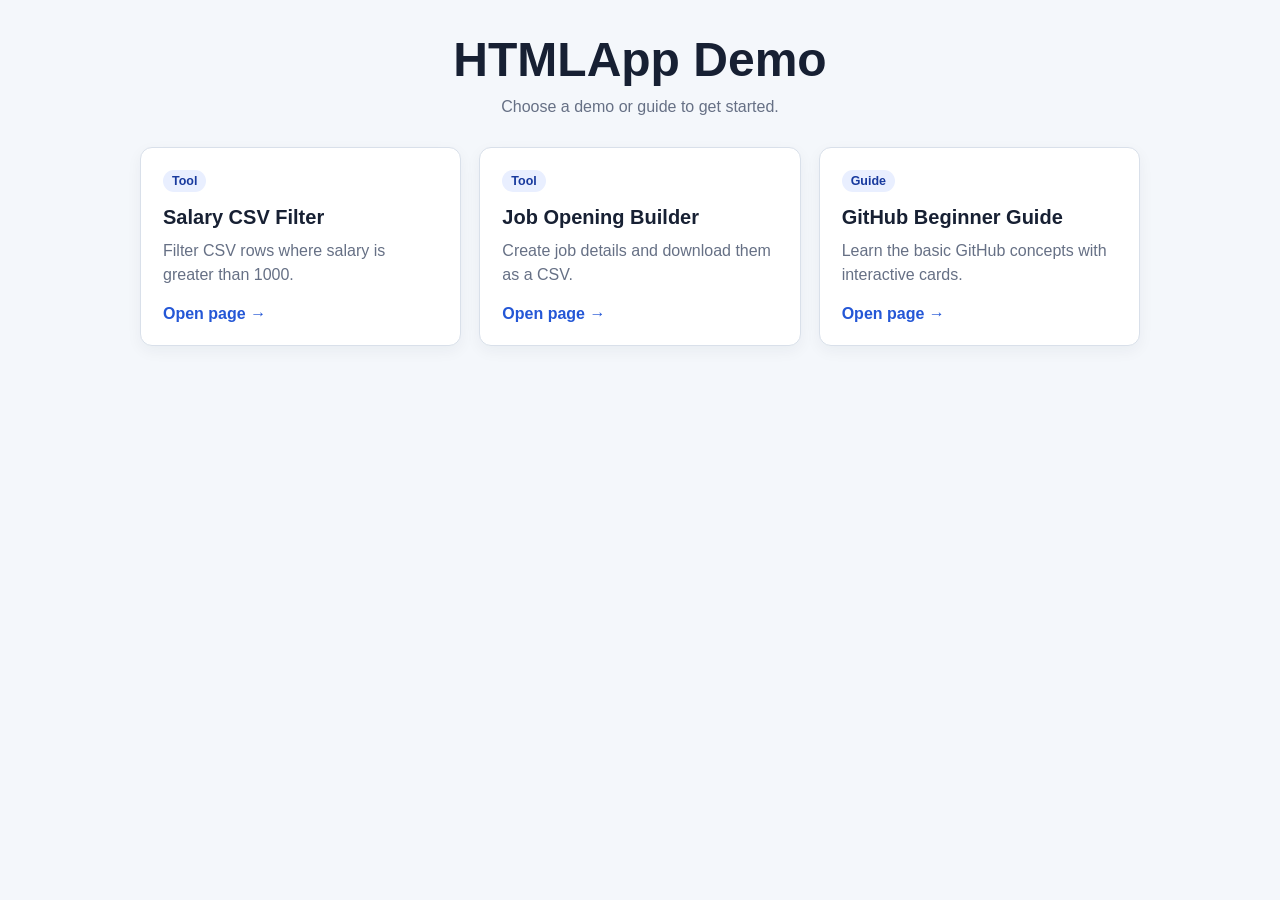
<file: index.html>
<!DOCTYPE html>
<html lang="en">
<head>
  <meta charset="UTF-8">
  <meta name="viewport" content="width=device-width, initial-scale=1.0">
  <title>HTMLApp Demo</title>
  <link rel="stylesheet" href="assets/styles.css">
</head>
<body>
  <main>
    <header>
      <h1>HTMLApp Demo</h1>
      <p>Choose a demo or guide to get started.</p>
    </header>
    <section id="page-grid" class="page-grid" aria-label="Available pages">
      <div class="message">Loading pages...</div>
    </section>
  </main>
  <script src="assets/app.js"></script>
</body>
</html>
</file>
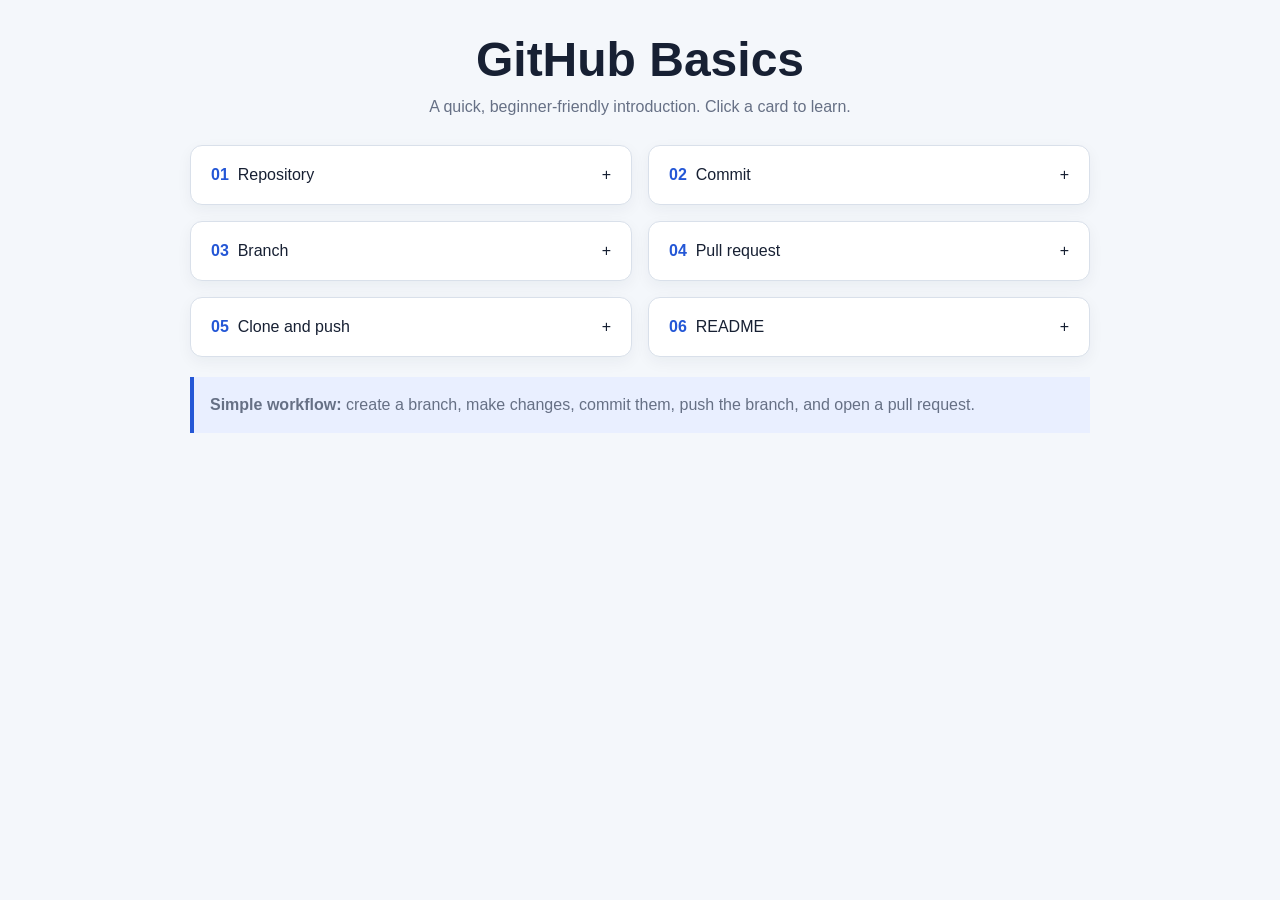
<file: guides/github-beginners-guide.html>
<!DOCTYPE html>
<html lang="en">
<head>
  <meta charset="UTF-8">
  <meta name="viewport" content="width=device-width, initial-scale=1.0">
  <title>GitHub Basics</title>
  <style>
    :root {
      --ink: #172033;
      --muted: #667085;
      --line: #d9e0ea;
      --surface: #ffffff;
      --background: #f4f7fb;
      --accent: #2457d6;
    }

    * { box-sizing: border-box; }

    body {
      margin: 0;
      min-height: 100vh;
      padding: 32px 16px;
      color: var(--ink);
      background: var(--background);
      font-family: Arial, sans-serif;
    }

    main { width: min(900px, 100%); margin: 0 auto; }
    header { margin-bottom: 26px; text-align: center; }
    h1 { margin: 0 0 8px; font-size: clamp(2rem, 5vw, 3rem); }
    header p { margin: 0; color: var(--muted); line-height: 1.5; }

    .cards {
      display: grid;
      grid-template-columns: repeat(2, minmax(0, 1fr));
      gap: 16px;
    }

    .card {
      border: 1px solid var(--line);
      border-radius: 12px;
      background: var(--surface);
      box-shadow: 0 5px 15px rgba(23, 32, 51, .05);
      overflow: hidden;
    }

    .card-button {
      display: flex;
      align-items: center;
      justify-content: space-between;
      width: 100%;
      padding: 20px;
      border: 0;
      color: var(--ink);
      background: transparent;
      font: inherit;
      text-align: left;
      cursor: pointer;
    }

    .card-button:hover { background: #f5f7ff; }
    .card-title { font-weight: 700; }
    .card-number { color: var(--accent); font-weight: 700; }
    .card-content {
      display: none;
      padding: 0 20px 20px;
      color: var(--muted);
      line-height: 1.5;
    }

    .card.open .card-content { display: block; }
    .card-content p { margin: 0 0 12px; }
    .card-content p:last-child { margin-bottom: 0; }
    code {
      display: block;
      padding: 10px 12px;
      border-radius: 6px;
      color: #183a9e;
      background: #e9efff;
      font-family: Consolas, monospace;
      white-space: pre-wrap;
    }

    .tip {
      margin-top: 20px;
      padding: 16px;
      border-left: 4px solid var(--accent);
      color: var(--muted);
      background: #e9efff;
      line-height: 1.5;
    }

    @media (max-width: 650px) {
      .cards { grid-template-columns: 1fr; }
    }
  </style>
</head>
<body>
  <main>
    <header>
      <h1>GitHub Basics</h1>
      <p>A quick, beginner-friendly introduction. Click a card to learn.</p>
    </header>

    <section class="cards" aria-label="GitHub beginner topics">
      <article class="card">
        <button class="card-button" type="button" aria-expanded="false">
          <span><span class="card-number">01</span> &nbsp;Repository</span>
          <span aria-hidden="true">+</span>
        </button>
        <div class="card-content">
          <p>A repository, or repo, is a project folder stored on GitHub. It contains your code, files, and project history.</p>
          <p>Think of it as an online home for your project.</p>
        </div>
      </article>

      <article class="card">
        <button class="card-button" type="button" aria-expanded="false">
          <span><span class="card-number">02</span> &nbsp;Commit</span>
          <span aria-hidden="true">+</span>
        </button>
        <div class="card-content">
          <p>A commit is a saved snapshot of your changes. Add a short message so you know what changed.</p>
          <code>git commit -m "Add homepage"</code>
        </div>
      </article>

      <article class="card">
        <button class="card-button" type="button" aria-expanded="false">
          <span><span class="card-number">03</span> &nbsp;Branch</span>
          <span aria-hidden="true">+</span>
        </button>
        <div class="card-content">
          <p>A branch lets you work on a feature without changing the main project immediately.</p>
          <code>git switch -c new-feature</code>
        </div>
      </article>

      <article class="card">
        <button class="card-button" type="button" aria-expanded="false">
          <span><span class="card-number">04</span> &nbsp;Pull request</span>
          <span aria-hidden="true">+</span>
        </button>
        <div class="card-content">
          <p>A pull request asks your team to review your branch and merge it into the main branch.</p>
          <p>It is a place for discussion, feedback, and approval.</p>
        </div>
      </article>

      <article class="card">
        <button class="card-button" type="button" aria-expanded="false">
          <span><span class="card-number">05</span> &nbsp;Clone and push</span>
          <span aria-hidden="true">+</span>
        </button>
        <div class="card-content">
          <p>Clone downloads a repository to your computer. Push sends your local commits back to GitHub.</p>
          <code>git clone &lt;repository-url&gt;
git push</code>
        </div>
      </article>

      <article class="card">
        <button class="card-button" type="button" aria-expanded="false">
          <span><span class="card-number">06</span> &nbsp;README</span>
          <span aria-hidden="true">+</span>
        </button>
        <div class="card-content">
          <p>A README explains what your project does and how someone can use it.</p>
          <p>Start with the project name, purpose, setup steps, and examples.</p>
        </div>
      </article>
    </section>

    <div class="tip"><strong>Simple workflow:</strong> create a branch, make changes, commit them, push the branch, and open a pull request.</div>
  </main>

  <script>
    document.querySelectorAll(".card-button").forEach(function (button) {
      button.addEventListener("click", function () {
        var card = button.closest(".card");
        var isOpen = card.classList.toggle("open");
        button.setAttribute("aria-expanded", String(isOpen));
        button.querySelector("[aria-hidden]").textContent = isOpen ? "−" : "+";
      });
    });
  </script>
</body>
</html>
</file>
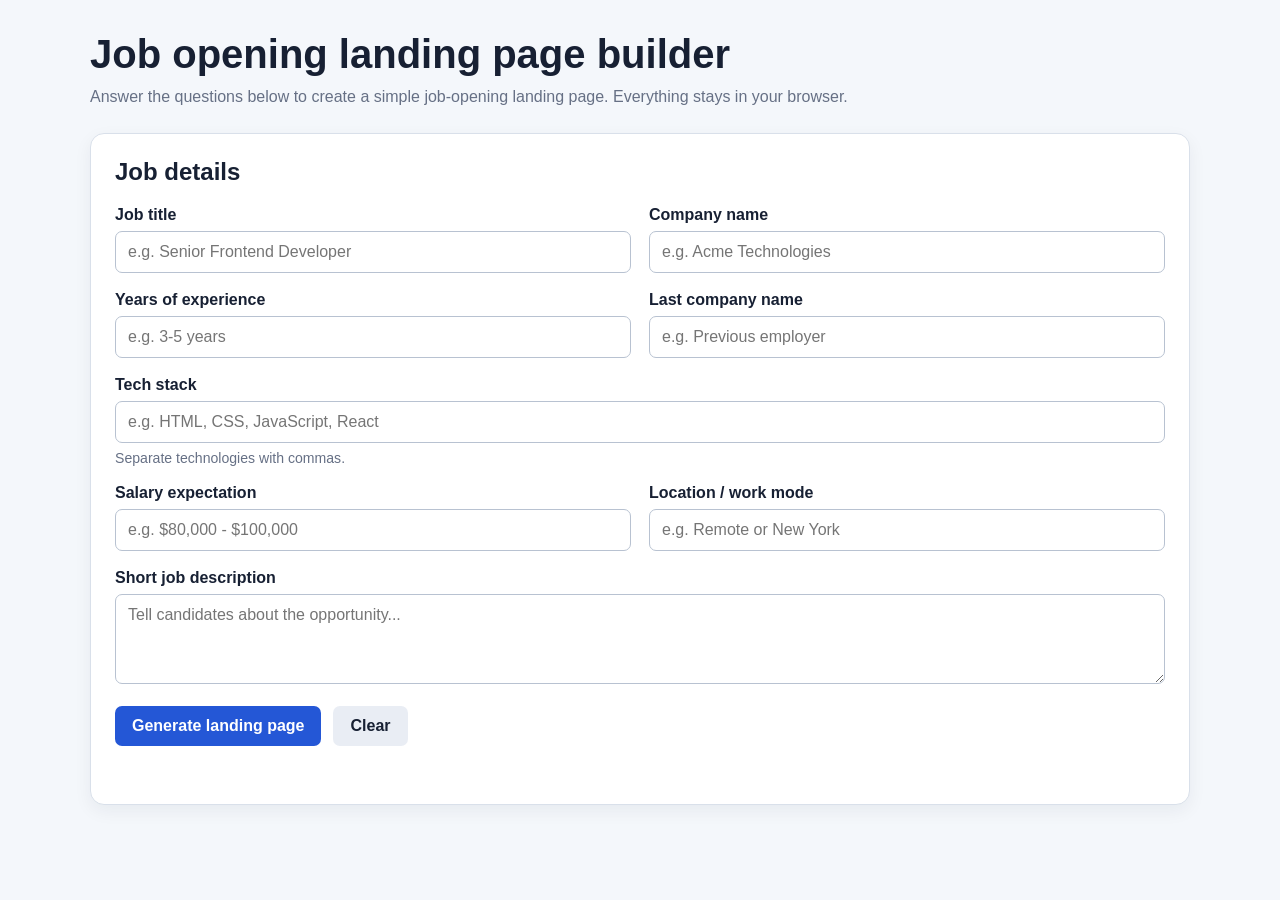
<file: tools/job-opening-builder.html>
<!DOCTYPE html>
<html lang="en">
<head>
  <meta charset="UTF-8">
  <meta name="viewport" content="width=device-width, initial-scale=1.0">
  <title>Job Opening Landing Page Builder</title>
  <style>
    :root {
      --ink: #172033;
      --muted: #667085;
      --line: #d9e0ea;
      --primary: #2457d6;
      --primary-dark: #1740a8;
      --surface: #ffffff;
      --background: #f4f7fb;
      --error: #b42318;
    }

    * { box-sizing: border-box; }

    body {
      margin: 0;
      min-height: 100vh;
      padding: 32px 16px;
      color: var(--ink);
      background: var(--background);
      font-family: Arial, sans-serif;
    }

    main { width: min(1100px, 100%); margin: 0 auto; }
    h1 { margin: 0 0 8px; font-size: clamp(1.8rem, 4vw, 2.5rem); }
    h2 { margin-top: 0; }
    .intro { margin: 0 0 24px; color: var(--muted); line-height: 1.5; }
    .card {
      margin-bottom: 20px;
      padding: 24px;
      border: 1px solid var(--line);
      border-radius: 14px;
      background: var(--surface);
      box-shadow: 0 6px 18px rgba(23, 32, 51, 0.06);
    }

    .form-grid {
      display: grid;
      grid-template-columns: repeat(2, minmax(0, 1fr));
      gap: 18px;
    }

    .field { display: flex; flex-direction: column; gap: 7px; }
    .field.full { grid-column: 1 / -1; }
    label { font-weight: 700; }
    input, textarea {
      width: 100%;
      padding: 11px 12px;
      border: 1px solid #b8c2d1;
      border-radius: 7px;
      color: var(--ink);
      font: inherit;
    }
    textarea { min-height: 90px; resize: vertical; }
    input:focus, textarea:focus { outline: 2px solid #b9c9ff; border-color: var(--primary); }
    .hint { margin: 0; color: var(--muted); font-size: .88rem; }
    .actions { display: flex; flex-wrap: wrap; gap: 12px; margin-top: 22px; }
    button {
      padding: 11px 17px;
      border: 0;
      border-radius: 7px;
      font: inherit;
      font-weight: 700;
      cursor: pointer;
    }
    button:disabled { cursor: not-allowed; opacity: .5; }
    #generate-button, #download-button { color: #fff; background: var(--primary); }
    #generate-button:hover:not(:disabled), #download-button:hover:not(:disabled) { background: var(--primary-dark); }
    #clear-button { color: var(--ink); background: #e9edf4; }
    .status { min-height: 20px; margin: 14px 0 0; color: var(--error); }
    .hidden { display: none; }

    .preview-frame {
      overflow: hidden;
      border: 1px solid var(--line);
      border-radius: 10px;
      background: #f8faff;
    }
    .preview-hero {
      padding: 42px 28px;
      color: #fff;
      background: linear-gradient(120deg, #183a9e, #3878df);
    }
    .preview-hero h3 { margin: 0 0 10px; font-size: clamp(1.7rem, 4vw, 2.5rem); }
    .preview-hero p { margin: 0; font-size: 1.05rem; opacity: .9; }
    .preview-body { padding: 26px 28px; }
    .preview-body h4 { margin: 0 0 14px; font-size: 1.25rem; }
    .details {
      display: grid;
      grid-template-columns: repeat(2, minmax(0, 1fr));
      gap: 12px;
      margin: 0 0 24px;
    }
    .detail { padding: 14px; border-radius: 8px; background: #e9efff; }
    .detail strong { display: block; margin-bottom: 5px; color: #183a9e; font-size: .82rem; text-transform: uppercase; }
    .detail span { white-space: pre-wrap; }
    #preview-description { white-space: pre-wrap; line-height: 1.55; }

    @media (max-width: 650px) {
      .form-grid, .details { grid-template-columns: 1fr; }
      .field.full { grid-column: auto; }
    }
  </style>
</head>
<body>
  <main>
    <h1>Job opening landing page builder</h1>
    <p class="intro">Answer the questions below to create a simple job-opening landing page. Everything stays in your browser.</p>

    <section class="card">
      <h2>Job details</h2>
      <form id="job-form">
        <div class="form-grid">
          <div class="field">
            <label for="job-title">Job title</label>
            <input id="job-title" name="job-title" required placeholder="e.g. Senior Frontend Developer">
          </div>
          <div class="field">
            <label for="company-name">Company name</label>
            <input id="company-name" name="company-name" required placeholder="e.g. Acme Technologies">
          </div>
          <div class="field">
            <label for="experience">Years of experience</label>
            <input id="experience" name="experience" required placeholder="e.g. 3-5 years">
          </div>
          <div class="field">
            <label for="last-company">Last company name</label>
            <input id="last-company" name="last-company" placeholder="e.g. Previous employer">
          </div>
          <div class="field full">
            <label for="tech-stack">Tech stack</label>
            <input id="tech-stack" name="tech-stack" required placeholder="e.g. HTML, CSS, JavaScript, React">
            <p class="hint">Separate technologies with commas.</p>
          </div>
          <div class="field">
            <label for="salary">Salary expectation</label>
            <input id="salary" name="salary" required placeholder="e.g. $80,000 - $100,000">
          </div>
          <div class="field">
            <label for="location">Location / work mode</label>
            <input id="location" name="location" placeholder="e.g. Remote or New York">
          </div>
          <div class="field full">
            <label for="description">Short job description</label>
            <textarea id="description" name="description" placeholder="Tell candidates about the opportunity..."></textarea>
          </div>
        </div>
        <div class="actions">
          <button id="generate-button" type="submit">Generate landing page</button>
          <button id="clear-button" type="reset">Clear</button>
        </div>
        <p class="status" id="status" role="alert"></p>
      </form>
    </section>

    <section class="card hidden" id="preview-section">
      <h2>Landing page preview</h2>
      <div class="preview-frame" id="preview">
        <div class="preview-hero">
          <h3 id="preview-title"></h3>
          <p id="preview-company"></p>
        </div>
        <div class="preview-body">
          <div class="details">
            <div class="detail"><strong>Experience</strong><span id="preview-experience"></span></div>
            <div class="detail"><strong>Previous company</strong><span id="preview-last-company"></span></div>
            <div class="detail"><strong>Tech stack</strong><span id="preview-tech-stack"></span></div>
            <div class="detail"><strong>Salary</strong><span id="preview-salary"></span></div>
            <div class="detail"><strong>Location</strong><span id="preview-location"></span></div>
          </div>
          <h4>About the opportunity</h4>
          <p id="preview-description"></p>
        </div>
      </div>
      <div class="actions">
        <button id="download-button" type="button">Download job details CSV</button>
      </div>
    </section>
  </main>

  <script>
    (function () {
      "use strict";

      var form = document.getElementById("job-form");
      var status = document.getElementById("status");
      var previewSection = document.getElementById("preview-section");
      var downloadButton = document.getElementById("download-button");
      var latestValues = null;

      function valueOrDefault(value) {
        return value.trim() || "Not specified";
      }

      function csvCell(value) {
        var stringValue = String(value);
        return /[",\r\n]/.test(stringValue)
          ? '"' + stringValue.replace(/"/g, '""') + '"'
          : stringValue;
      }

      function setText(id, value) {
        document.getElementById(id).textContent = value;
      }

      form.addEventListener("submit", function (event) {
        event.preventDefault();
        if (!form.checkValidity()) {
          form.reportValidity();
          return;
        }

        var formData = new FormData(form);
        latestValues = {
          title: valueOrDefault(formData.get("job-title")),
          company: valueOrDefault(formData.get("company-name")),
          experience: valueOrDefault(formData.get("experience")),
          lastCompany: valueOrDefault(formData.get("last-company")),
          techStack: valueOrDefault(formData.get("tech-stack")),
          salary: valueOrDefault(formData.get("salary")),
          location: valueOrDefault(formData.get("location")),
          description: valueOrDefault(formData.get("description"))
        };

        setText("preview-title", latestValues.title);
        setText("preview-company", latestValues.company);
        setText("preview-experience", latestValues.experience);
        setText("preview-last-company", latestValues.lastCompany);
        setText("preview-tech-stack", latestValues.techStack);
        setText("preview-salary", latestValues.salary);
        setText("preview-location", latestValues.location);
        setText("preview-description", latestValues.description);
        status.textContent = "";
        previewSection.classList.remove("hidden");
        previewSection.scrollIntoView({ behavior: "smooth", block: "start" });
      });

      downloadButton.addEventListener("click", function () {
        if (!latestValues) {
          return;
        }

        var headers = ["Job Title", "Company Name", "Years of Experience", "Last Company Name",
          "Tech Stack", "Salary Expectation", "Location / Work Mode", "Job Description"];
        var values = [latestValues.title, latestValues.company, latestValues.experience,
          latestValues.lastCompany, latestValues.techStack, latestValues.salary,
          latestValues.location, latestValues.description];
        var csv = headers.map(csvCell).join(",") + "\r\n" +
          values.map(csvCell).join(",") + "\r\n";
        var blob = new Blob([csv], { type: "text/csv;charset=utf-8;" });
        var url = URL.createObjectURL(blob);
        var link = document.createElement("a");
        link.href = url;
        link.download = latestValues.title.toLowerCase().replace(/[^a-z0-9]+/g, "-").replace(/^-|-$/g, "") + "-job-opening.csv";
        link.click();
        URL.revokeObjectURL(url);
      });

      form.addEventListener("reset", function () {
        latestValues = null;
        previewSection.classList.add("hidden");
        status.textContent = "";
      });
    }());
  </script>
</body>
</html>
</file>
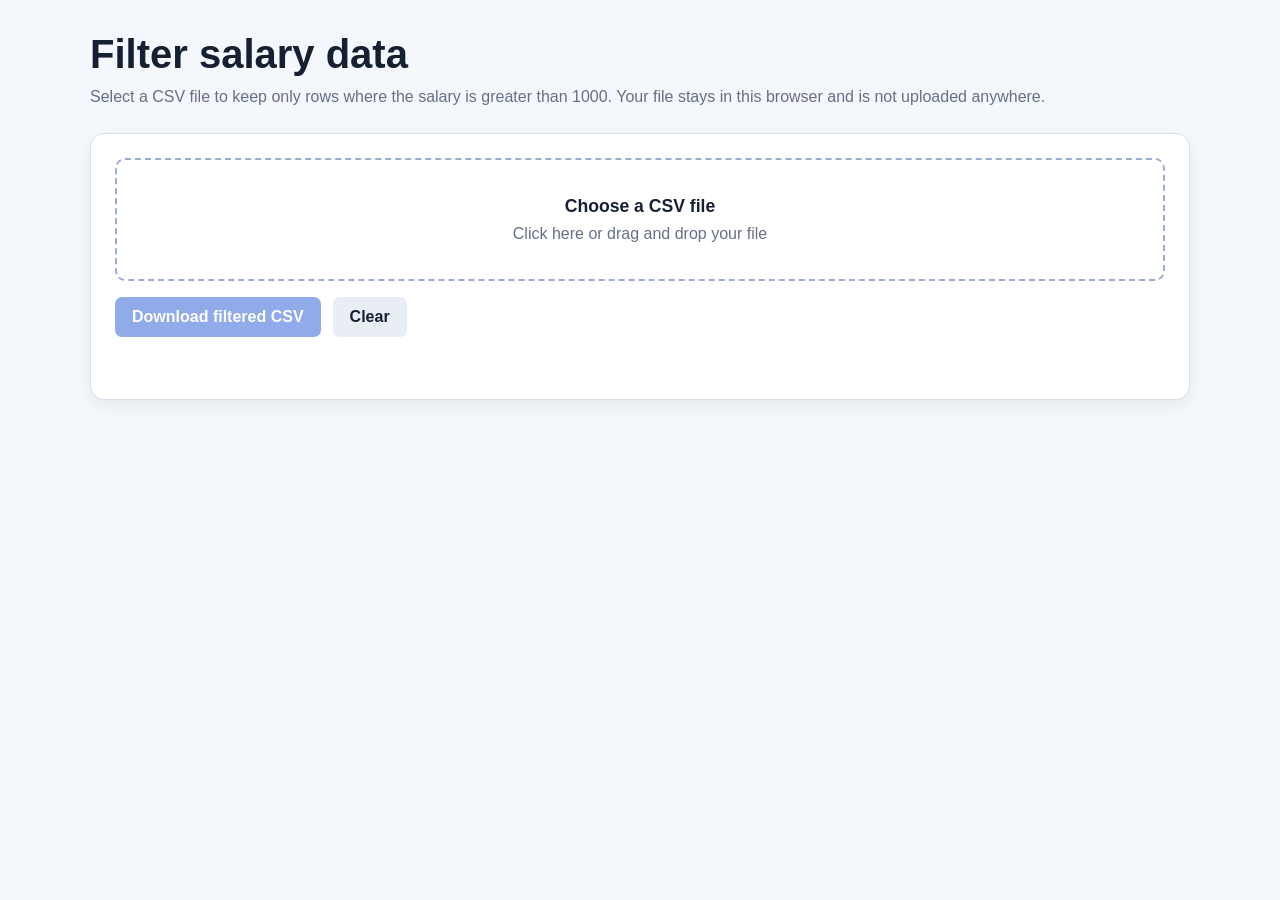
<file: tools/salary-filter.html>
<!DOCTYPE html>
<html lang="en">
<head>
  <meta charset="UTF-8">
  <meta name="viewport" content="width=device-width, initial-scale=1.0">
  <title>Salary CSV Filter</title>
  <style>
    :root {
      color-scheme: light;
      --ink: #172033;
      --muted: #667085;
      --line: #d9e0ea;
      --primary: #2457d6;
      --primary-dark: #1740a8;
      --surface: #ffffff;
      --background: #f4f7fb;
      --success: #137333;
      --error: #b42318;
    }

    * {
      box-sizing: border-box;
    }

    body {
      margin: 0;
      min-height: 100vh;
      padding: 32px 16px;
      color: var(--ink);
      background: var(--background);
      font-family: Arial, sans-serif;
    }

    main {
      width: min(1100px, 100%);
      margin: 0 auto;
    }

    h1 {
      margin: 0 0 8px;
      font-size: clamp(1.8rem, 4vw, 2.5rem);
    }

    .intro {
      margin: 0 0 24px;
      color: var(--muted);
      line-height: 1.5;
    }

    .card {
      margin-bottom: 20px;
      padding: 24px;
      border: 1px solid var(--line);
      border-radius: 14px;
      background: var(--surface);
      box-shadow: 0 6px 18px rgba(23, 32, 51, 0.06);
    }

    .drop-zone {
      display: block;
      padding: 36px 24px;
      border: 2px dashed #9aadd1;
      border-radius: 10px;
      color: var(--muted);
      text-align: center;
      cursor: pointer;
      transition: border-color 0.15s, background 0.15s;
    }

    .drop-zone:hover,
    .drop-zone.is-dragging {
      border-color: var(--primary);
      background: #f1f5ff;
    }

    .drop-zone strong {
      display: block;
      margin-bottom: 8px;
      color: var(--ink);
      font-size: 1.1rem;
    }

    input[type="file"] {
      display: none;
    }

    .controls {
      display: flex;
      align-items: center;
      flex-wrap: wrap;
      gap: 12px;
      margin-top: 16px;
    }

    button {
      padding: 11px 17px;
      border: 0;
      border-radius: 7px;
      font: inherit;
      font-weight: 700;
      cursor: pointer;
    }

    button:disabled {
      cursor: not-allowed;
      opacity: 0.5;
    }

    #download-button {
      color: #fff;
      background: var(--primary);
    }

    #download-button:not(:disabled):hover {
      background: var(--primary-dark);
    }

    #reset-button {
      color: var(--ink);
      background: #e9edf4;
    }

    .status {
      min-height: 22px;
      margin: 16px 0 0;
      font-size: 0.95rem;
    }

    .status.success {
      color: var(--success);
    }

    .status.error {
      color: var(--error);
    }

    .table-wrap {
      overflow: auto;
      border: 1px solid var(--line);
      border-radius: 9px;
    }

    table {
      width: 100%;
      border-collapse: collapse;
      white-space: nowrap;
    }

    th,
    td {
      padding: 12px 14px;
      border-bottom: 1px solid var(--line);
      text-align: left;
    }

    th {
      color: #0d1d46;
      background: #e9efff;
      font-weight: 700;
    }

    tbody tr:last-child td {
      border-bottom: 0;
    }

    .empty {
      padding: 24px;
      color: var(--muted);
      text-align: center;
    }

    .hidden {
      display: none;
    }
  </style>
</head>
<body>
  <main>
    <h1>Filter salary data</h1>
    <p class="intro">
      Select a CSV file to keep only rows where the salary is greater than 1000.
      Your file stays in this browser and is not uploaded anywhere.
    </p>

    <section class="card">
      <label class="drop-zone" id="drop-zone" for="csv-file">
        <strong>Choose a CSV file</strong>
        Click here or drag and drop your file
        <input id="csv-file" type="file" accept=".csv,text/csv">
      </label>
      <div class="controls">
        <button id="download-button" type="button" disabled>Download filtered CSV</button>
        <button id="reset-button" type="button">Clear</button>
      </div>
      <p class="status" id="status" role="status" aria-live="polite"></p>
    </section>

    <section class="card hidden" id="results-section">
      <h2>Filtered results</h2>
      <div class="table-wrap" id="table-container"></div>
    </section>
  </main>

  <script>
    (function () {
      "use strict";

      var threshold = 1000;
      var fileInput = document.getElementById("csv-file");
      var dropZone = document.getElementById("drop-zone");
      var downloadButton = document.getElementById("download-button");
      var resetButton = document.getElementById("reset-button");
      var status = document.getElementById("status");
      var resultsSection = document.getElementById("results-section");
      var tableContainer = document.getElementById("table-container");
      var filteredCsv = "";
      var selectedFileName = "filtered_salary_data.csv";

      function setStatus(message, type) {
        status.textContent = message;
        status.className = "status" + (type ? " " + type : "");
      }

      function parseCsv(text) {
        var rows = [];
        var row = [];
        var value = "";
        var inQuotes = false;

        for (var i = 0; i < text.length; i += 1) {
          var character = text[i];
          var nextCharacter = text[i + 1];

          if (character === '"') {
            if (inQuotes && nextCharacter === '"') {
              value += '"';
              i += 1;
            } else {
              inQuotes = !inQuotes;
            }
          } else if (character === "," && !inQuotes) {
            row.push(value);
            value = "";
          } else if ((character === "\n" || character === "\r") && !inQuotes) {
            if (character === "\r" && nextCharacter === "\n") {
              i += 1;
            }
            row.push(value);
            if (row.some(function (cell) { return cell.trim() !== ""; })) {
              rows.push(row);
            }
            row = [];
            value = "";
          } else {
            value += character;
          }
        }

        if (value !== "" || row.length > 0) {
          row.push(value);
          if (row.some(function (cell) { return cell.trim() !== ""; })) {
            rows.push(row);
          }
        }
        return rows;
      }

      function csvCell(value) {
        var stringValue = String(value);
        return /[",\r\n]/.test(stringValue)
          ? '"' + stringValue.replace(/"/g, '""') + '"'
          : stringValue;
      }

      function formatSalary(value) {
        var normalized = String(value).trim().replace(/[$€£,\s]/g, "");
        return Number(normalized);
      }

      function renderTable(headers, rows) {
        var table = document.createElement("table");
        var head = document.createElement("thead");
        var headerRow = document.createElement("tr");
        var body = document.createElement("tbody");

        headers.forEach(function (header) {
          var cell = document.createElement("th");
          cell.scope = "col";
          cell.textContent = header;
          headerRow.appendChild(cell);
        });
        head.appendChild(headerRow);
        table.appendChild(head);

        rows.forEach(function (dataRow) {
          var row = document.createElement("tr");
          headers.forEach(function (_, index) {
            var cell = document.createElement("td");
            cell.textContent = dataRow[index] || "";
            row.appendChild(cell);
          });
          body.appendChild(row);
        });
        table.appendChild(body);
        tableContainer.replaceChildren(table);
      }

      function processFile(file) {
        if (!file || (!/\.csv$/i.test(file.name) && file.type !== "text/csv")) {
          setStatus("Please choose a CSV file.", "error");
          return;
        }

        var reader = new FileReader();
        reader.onload = function () {
          var rows = parseCsv(String(reader.result || "").replace(/^\uFEFF/, ""));
          if (rows.length < 1) {
            setStatus("The CSV file does not contain any data.", "error");
            return;
          }

          var headers = rows[0].map(function (header) { return header.trim(); });
          var salaryIndex = headers.findIndex(function (header) {
            return header.toLowerCase() === "salary";
          });

          if (salaryIndex === -1) {
            setStatus('Could not find a column named "salary".', "error");
            return;
          }

          var matchingRows = rows.slice(1).filter(function (dataRow) {
            return formatSalary(dataRow[salaryIndex] || "") > threshold;
          });

          filteredCsv = [headers].concat(matchingRows)
            .map(function (dataRow) { return dataRow.map(csvCell).join(","); })
            .join("\r\n") + "\r\n";
          selectedFileName = file.name.replace(/\.csv$/i, "") + "_salary_over_1000.csv";
          renderTable(headers, matchingRows);
          resultsSection.classList.remove("hidden");
          downloadButton.disabled = false;
          setStatus(
            matchingRows.length + " matching row" + (matchingRows.length === 1 ? "" : "s") +
            " found from " + rows.length + " data row" + (rows.length === 2 ? "" : "s") + ".",
            "success"
          );
        };
        reader.onerror = function () {
          setStatus("The file could not be read. Please try again.", "error");
        };
        reader.readAsText(file);
      }

      fileInput.addEventListener("change", function () {
        processFile(fileInput.files[0]);
      });

      ["dragenter", "dragover"].forEach(function (eventName) {
        dropZone.addEventListener(eventName, function (event) {
          event.preventDefault();
          dropZone.classList.add("is-dragging");
        });
      });
      ["dragleave", "drop"].forEach(function (eventName) {
        dropZone.addEventListener(eventName, function (event) {
          event.preventDefault();
          dropZone.classList.remove("is-dragging");
        });
      });
      dropZone.addEventListener("drop", function (event) {
        processFile(event.dataTransfer.files[0]);
      });

      downloadButton.addEventListener("click", function () {
        var blob = new Blob([filteredCsv], { type: "text/csv;charset=utf-8;" });
        var url = URL.createObjectURL(blob);
        var link = document.createElement("a");
        link.href = url;
        link.download = selectedFileName;
        link.click();
        URL.revokeObjectURL(url);
      });

      resetButton.addEventListener("click", function () {
        fileInput.value = "";
        filteredCsv = "";
        downloadButton.disabled = true;
        resultsSection.classList.add("hidden");
        tableContainer.replaceChildren();
        setStatus("");
      });
    }());
  </script>
</body>
</html>
</file>
<file: assets/styles.css>
:root {
  --ink: #172033;
  --muted: #667085;
  --line: #d9e0ea;
  --surface: #ffffff;
  --background: #f4f7fb;
  --primary: #2457d6;
  --primary-dark: #1740a8;
}

* {
  box-sizing: border-box;
}

body {
  margin: 0;
  min-height: 100vh;
  padding: 32px 16px;
  color: var(--ink);
  background: var(--background);
  font-family: Arial, sans-serif;
}

main {
  width: min(1000px, 100%);
  margin: 0 auto;
}

header {
  margin-bottom: 28px;
  text-align: center;
}

h1 {
  margin: 0 0 8px;
  font-size: clamp(2rem, 5vw, 3rem);
}

header p {
  margin: 0;
  color: var(--muted);
  line-height: 1.5;
}

.page-grid {
  display: grid;
  grid-template-columns: repeat(auto-fit, minmax(240px, 1fr));
  gap: 18px;
}

.page-card {
  display: flex;
  min-height: 190px;
  flex-direction: column;
  padding: 22px;
  border: 1px solid var(--line);
  border-radius: 12px;
  background: var(--surface);
  box-shadow: 0 5px 15px rgba(23, 32, 51, 0.05);
}

.page-card h2 {
  margin: 0 0 10px;
  font-size: 1.25rem;
}

.page-card p {
  flex: 1;
  margin: 0 0 18px;
  color: var(--muted);
  line-height: 1.5;
}

.badge {
  align-self: flex-start;
  margin-bottom: 14px;
  padding: 4px 9px;
  border-radius: 999px;
  color: #183a9e;
  background: #e9efff;
  font-size: 0.78rem;
  font-weight: 700;
}

.page-card a {
  color: var(--primary);
  font-weight: 700;
  text-decoration: none;
}

.page-card a:hover {
  color: var(--primary-dark);
  text-decoration: underline;
}

.message {
  padding: 20px;
  border: 1px solid var(--line);
  border-radius: 10px;
  color: var(--muted);
  background: var(--surface);
  text-align: center;
}

@media (max-width: 600px) {
  body {
    padding-top: 24px;
  }
}
</file>
